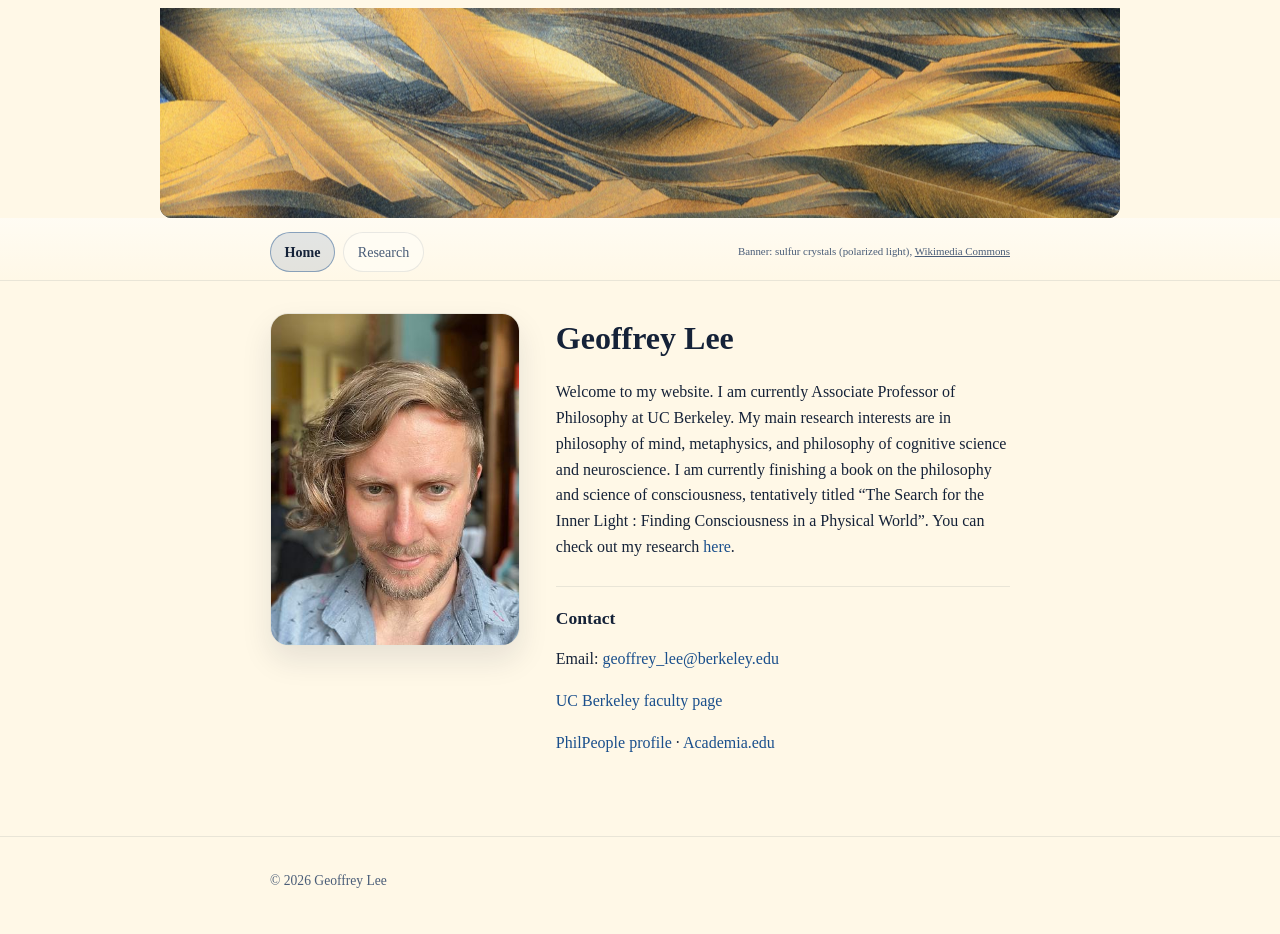
<file: index.html>
<!DOCTYPE html>
<html lang="en">
  <head>
    <meta charset="UTF-8" />
    <meta name="viewport" content="width=device-width, initial-scale=1" />
    <title>Home</title>
    <link rel="stylesheet" href="assets/css/styles.css" />
  </head>
  <body>
    <header class="site-masthead">
      <div class="site-banner">
        <img
          src="assets/img/banner-sulfur-crystals.jpg"
          alt="Microscopic sulfur crystals in polarized light"
          width="1920"
          height="1281"
          decoding="async"
          fetchpriority="high"
        />
      </div>
      <div class="site-nav-strip">
        <div class="site-nav-strip-inner">
          <nav class="site-primary-nav" aria-label="Primary">
            <a href="index.html" class="nav-link nav-link-active">Home</a>
            <a href="writings.html" class="nav-link">Research</a>
          </nav>
          <p class="site-banner-attribution">
            Banner: sulfur crystals (polarized light),
            <a
              href="https://commons.wikimedia.org/wiki/File:Microscopic_image_of_crystals_growing_from_melted_sulfur_3.jpg"
              rel="noopener"
              >Wikimedia Commons</a>
          </p>
        </div>
      </div>
    </header>

    <main class="page-main">
      <section class="intro">
        <div class="intro-grid">
          <div class="intro-photo">
            <img
              src="assets/img/profile.jpg"
              alt="Portrait of Geoffrey Lee"
            />
          </div>
          <div class="intro-text">
            <h1>Geoffrey Lee</h1>
            <p>
              Welcome to my website. I am currently Associate Professor of Philosophy at UC Berkeley. My main research interests are in philosophy of mind, metaphysics, and philosophy of cognitive science and neuroscience. I am currently finishing a book on the philosophy and science of consciousness, tentatively titled &ldquo;The Search for the Inner Light : Finding Consciousness in a Physical World&rdquo;. You can check out my research <a href="writings.html">here</a>.
            </p>
            <section class="contact-block">
              <h2>Contact</h2>
              <p>
                Email:
                <a href="mailto:geoffrey_lee@berkeley.edu">geoffrey_lee@berkeley.edu</a>
              </p>
              <p>
                <a href="https://philosophy.berkeley.edu/lee" rel="noopener">UC Berkeley faculty page</a>
              </p>
              <p>
                <a href="https://philpeople.org/profiles/geoffrey-lee" rel="noopener">PhilPeople profile</a>
                &middot;
                <a href="https://berkeley.academia.edu/GeoffreyLee" rel="noopener">Academia.edu</a>
              </p>
            </section>
          </div>
        </div>
      </section>
    </main>

    <footer class="site-footer">
      <div class="site-footer-inner">
        <p>&copy; <span id="year"></span> Geoffrey Lee</p>
      </div>
      <script>
        const yearSpan = document.getElementById("year");
        if (yearSpan) {
          yearSpan.textContent = new Date().getFullYear();
        }
      </script>
    </footer>
  </body>
</html>
</file>
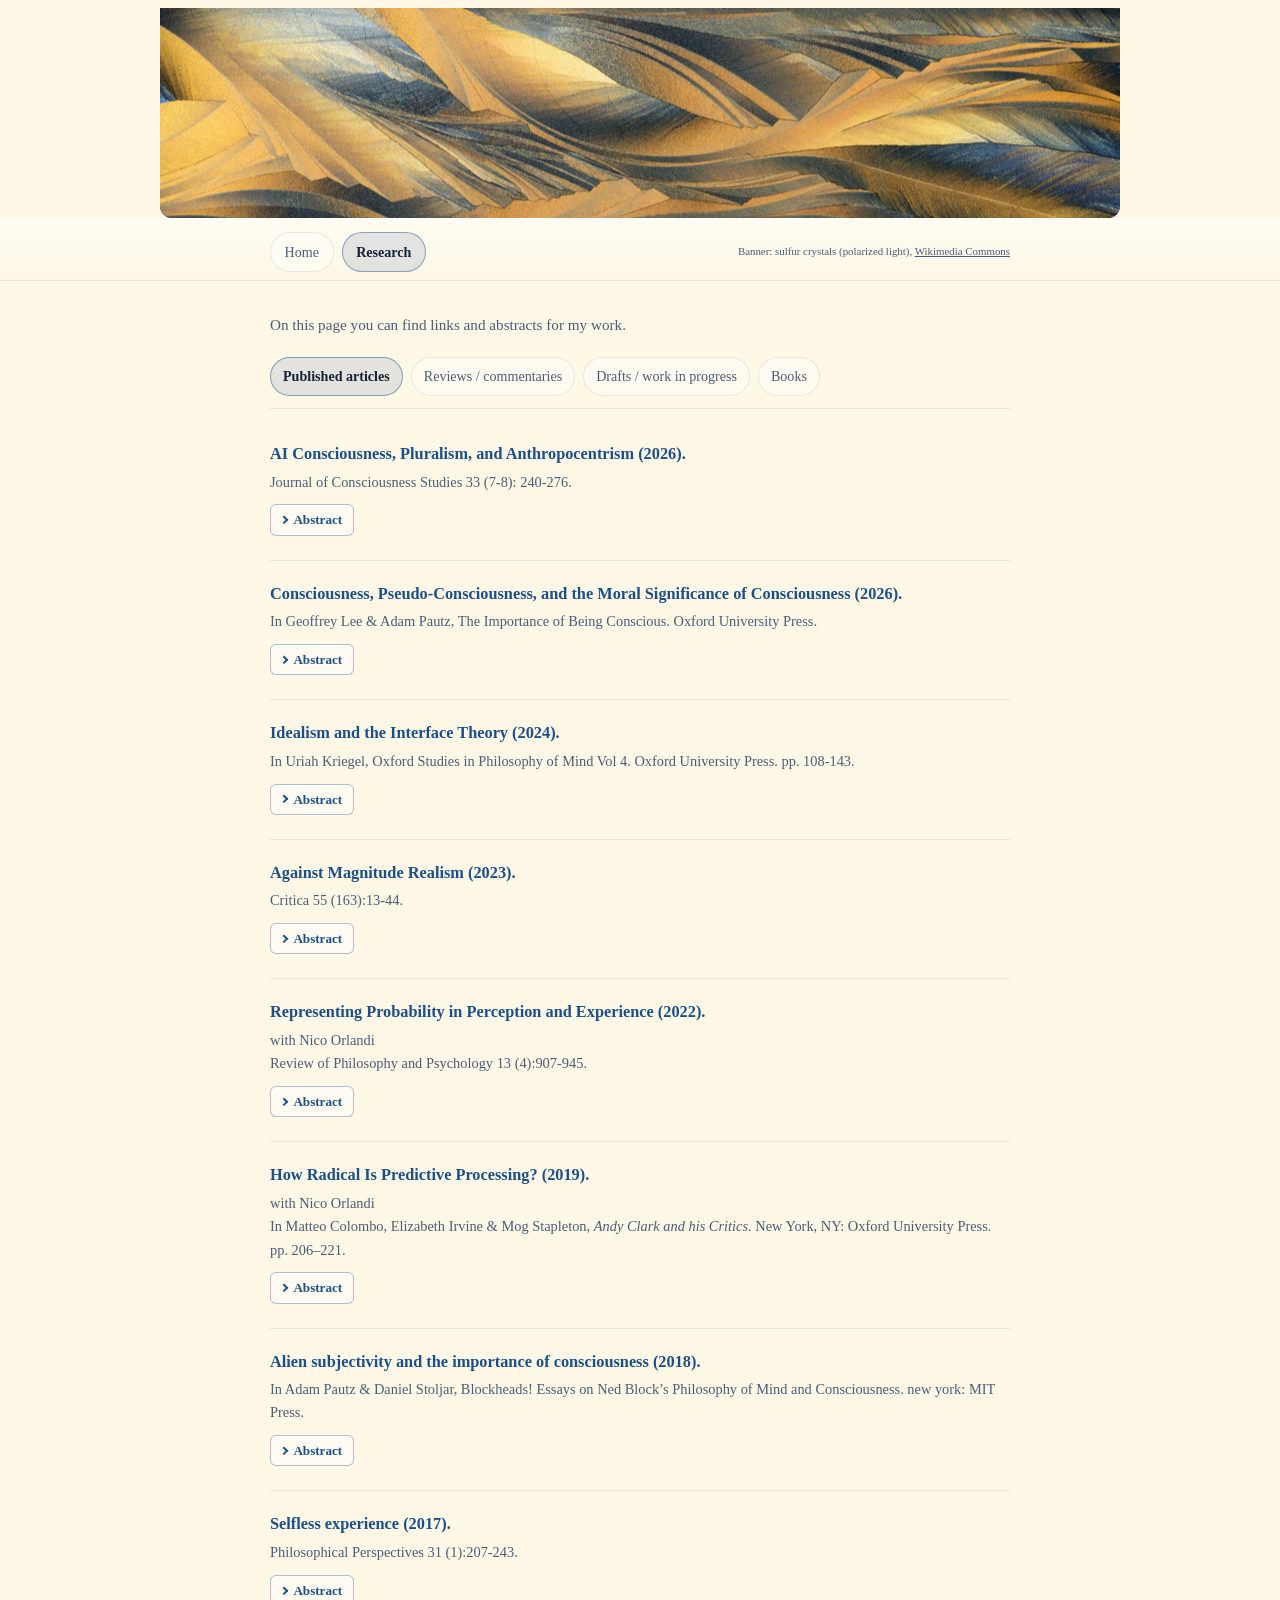
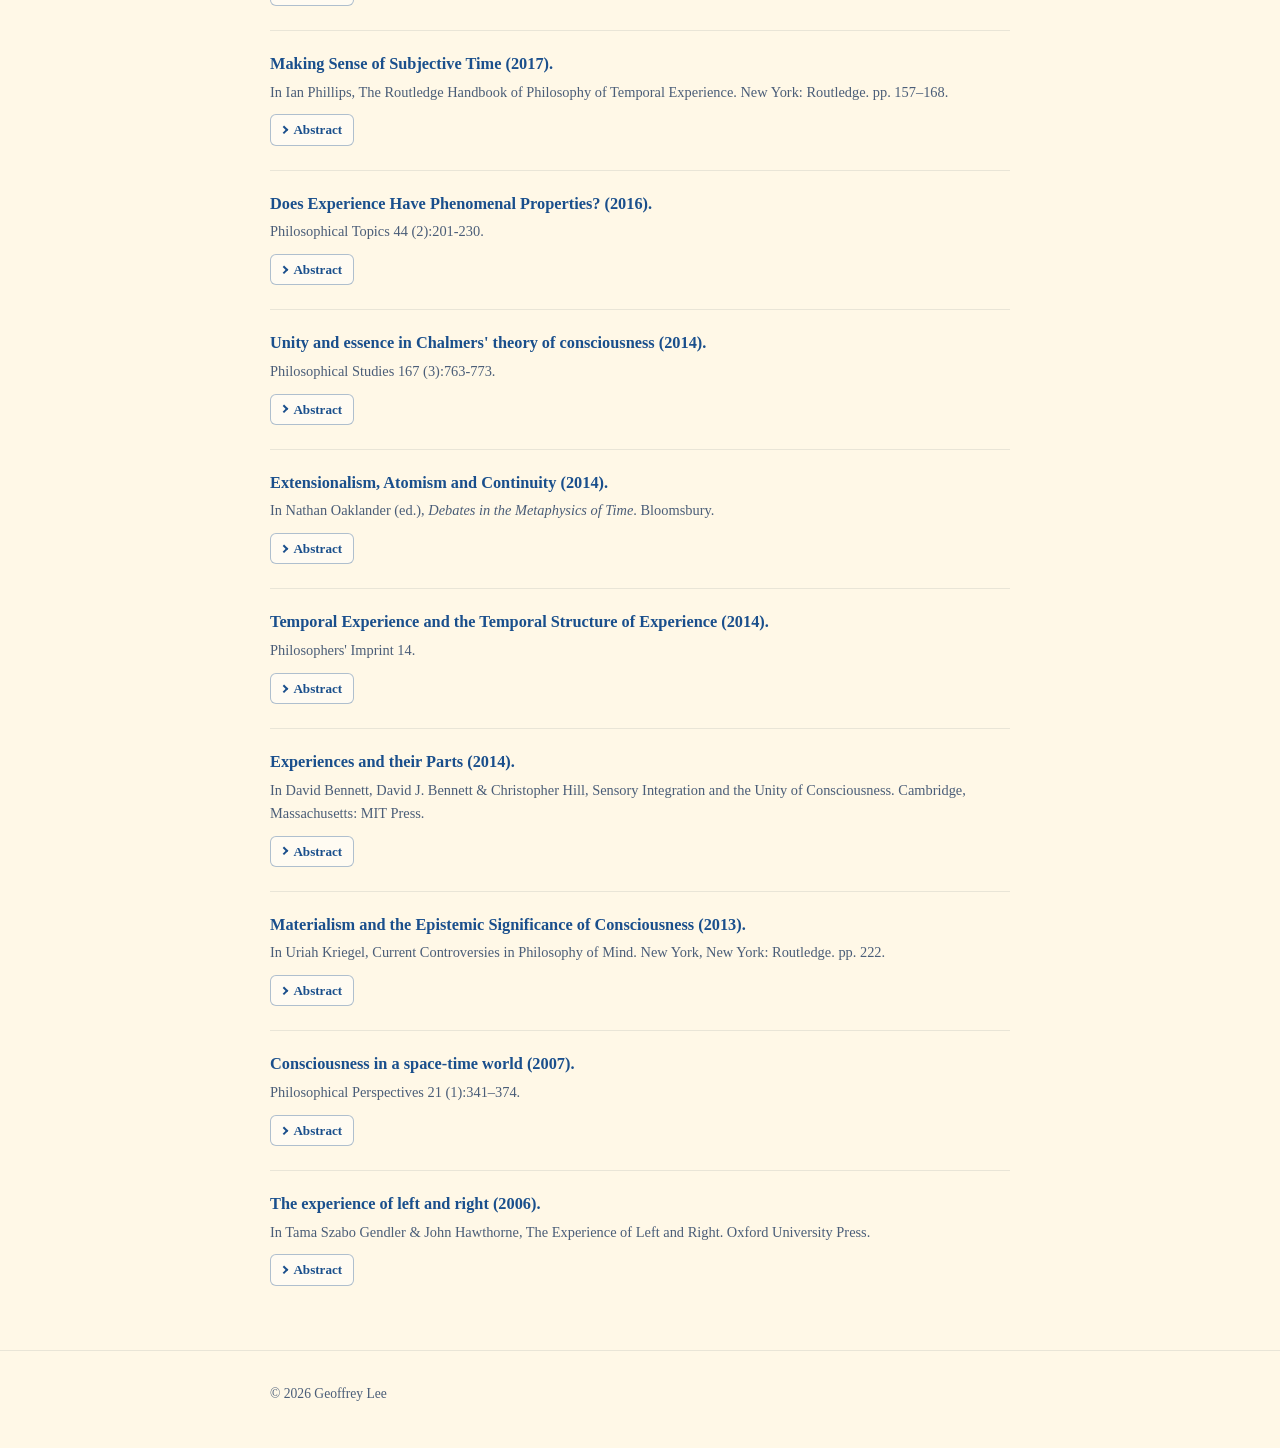
<file: writings.html>
<!DOCTYPE html>
<html lang="en">
  <head>
    <meta charset="UTF-8" />
    <meta name="viewport" content="width=device-width, initial-scale=1" />
    <title>Research</title>
    <link rel="stylesheet" href="assets/css/styles.css" />
  </head>
  <body>
    <header class="site-masthead">
      <div class="site-banner">
        <img
          src="assets/img/banner-sulfur-crystals.jpg"
          alt="Microscopic sulfur crystals in polarized light"
          width="1920"
          height="1281"
          decoding="async"
          fetchpriority="high"
        />
      </div>
      <div class="site-nav-strip">
        <div class="site-nav-strip-inner">
          <nav class="site-primary-nav" aria-label="Primary">
            <a href="index.html" class="nav-link">Home</a>
            <a href="writings.html" class="nav-link nav-link-active">Research</a>
          </nav>
          <p class="site-banner-attribution">
            Banner: sulfur crystals (polarized light),
            <a
              href="https://commons.wikimedia.org/wiki/File:Microscopic_image_of_crystals_growing_from_melted_sulfur_3.jpg"
              rel="noopener"
              >Wikimedia Commons</a>
          </p>
        </div>
      </div>
    </header>

    <main class="page-main">
      <p class="research-page-intro">
        On this page you can find links and abstracts for my work.
      </p>
      <div
        class="research-tabs"
        role="tablist"
        aria-label="Research categories"
      >
        <button
          type="button"
          class="research-tab research-tab-active"
          role="tab"
          aria-selected="true"
          aria-controls="panel-published-articles"
          id="tab-published-articles"
        >
          Published articles
        </button>
        <button
          type="button"
          class="research-tab"
          role="tab"
          aria-selected="false"
          aria-controls="panel-reviews"
          id="tab-reviews"
        >
          Reviews / commentaries
        </button>
        <button
          type="button"
          class="research-tab"
          role="tab"
          aria-selected="false"
          aria-controls="panel-drafts"
          id="tab-drafts"
        >
          Drafts / work in progress
        </button>
        <button
          type="button"
          class="research-tab"
          role="tab"
          aria-selected="false"
          aria-controls="panel-books"
          id="tab-books"
        >
          Books
        </button>
      </div>

      <div class="research-panels">
        <div
          id="panel-published-articles"
          class="tab-panel"
          role="tabpanel"
          aria-labelledby="tab-published-articles"
        >
          <div class="writings-section writings-section--tab">
            <article class="writing-item pub-entry" id="pub-LEEACP">
              <h3 class="writing-title">
                <a href="https://www.ingentaconnect.com/contentone/imp/jcs/2026/00000033/f0020007/art00010" rel="noopener">AI Consciousness, Pluralism, and Anthropocentrism (2026).</a>
              </h3>
              <p class="writing-meta">Journal of Consciousness Studies 33 (7-8): 240-276.</p>
            <details class="pub-abstract">
              <summary class="pub-abstract-summary">Abstract</summary>
              <div class="pub-abstract-body">
                <p>In the current debate about AI consciousness, philosophers tend to agree that the potential for AI consciousness raises profound moral questions — for example, some philosophers think that we may imminently create systems that deserve rights similar to those of humans. But it is also widely agreed that it will be very difficult to tell whether an artificial system is conscious, so we may be ignorant of a fact that makes a profound moral difference. In this paper I offer an alternative, deflationary understanding of these issues. I don’t think there is a profound metaphysical question of whether an AI is conscious, or that we are condemned to ignorance about AI consciousness in any interesting sense. I do think potentially conscious AI systems could raise difficult moral and political challenges, but not because we are ignorant of important facts about them. The difficulties rather have to do with extending our moral and psychological thinking into uncharted waters for which it was not designed. This is particularly true if we are committed to avoiding anthropocentric bias in our ethics — and I explain why I think that even those taking rights for AI seriously are guilty of a covert anthropocentrism in their thinking.</p>
              </div>
            </details>
            </article>

            <article class="writing-item pub-entry" id="pub-LEECPA-5">
              <h3 class="writing-title">
                <a href="papers/LEECPA-5.pdf" download="LEECPA-5.pdf">Consciousness, Pseudo-Consciousness, and the Moral Significance of Consciousness (2026).</a>
              </h3>
              <p class="writing-meta">In Geoffrey Lee &amp; Adam Pautz, The Importance of Being Conscious. Oxford University Press.</p>
            <details class="pub-abstract">
              <summary class="pub-abstract-summary">Abstract</summary>
              <div class="pub-abstract-body">
                <p>A widely held picture of consciousness is that (1) there is a deep divide in nature between conscious being and the rest - for some the inner light shines, for others there is only darkness within; (2) there is a legitimate philosophical/scientific project of figuring out the nature of this deep divide; and (3) this project is also of great normative significance, because consciousness is greatly significant both morally/practically and epistemically. This paper presents part of my case for a different, more pluralistic, way of understanding things. On this alternative vision, there is no deep natural divide between conscious beings and the rest. There are many kinds of “inner light”, not united by any deep common thread, and what we call “consciousness” is only one of them. Some may matter more than others, but none is uniquely significant: morally, epistemically, or metaphysically. The paper focuses particularly on the moral significance of consciousness, and defends a pluralistic view of the concept of “phenomenal consciousness”, as well as a pluralism at the metaphysical level.</p>
              </div>
            </details>
            </article>

            <article class="writing-item pub-entry" id="pub-LEEIAT-6">
              <h3 class="writing-title">
                <a href="papers/LEEIAT-6.pdf" download="LEEIAT-6.pdf">Idealism and the Interface Theory (2024).</a>
              </h3>
              <p class="writing-meta">In Uriah Kriegel, Oxford Studies in Philosophy of Mind Vol 4. Oxford University Press. pp. 108-143.</p>
            <details class="pub-abstract">
              <summary class="pub-abstract-summary">Abstract</summary>
              <div class="pub-abstract-body">
                <p>This paper argues that there is a non-standard but theoretically important notion of “veridicality”, on which perception is only veridical if it does not scramble the objective physical structure of the environment. I argue that non-veridicality in this sense is compatible with veridicality in more familiar senses, and motivate the importance of the notion. For example, I think a certain kind of realism about the scientific enterprise (that it can uncover nature’s natural structure by inference from the manifest image), assumes that perception is veridical in this sense. I think the best reconstruction of Hoffman, Singh and Prakah’s “Interface Theory” is as the view that perception is non-veridical in this non-standard sense – a view that I think is reasonably understood as a kind of transcendental idealism, because it makes the objective structure of the world unknowable to us. They offer debunking arguments against perceptual veridicality (in this special sense). I respond to these arguments, and sketch a realist alternative.</p>
              </div>
            </details>
            </article>

            <article class="writing-item pub-entry" id="pub-LEEAMR">
              <h3 class="writing-title">
                <a href="papers/LEEAMR.pdf" download="LEEAMR.pdf">Against Magnitude Realism (2023).</a>
              </h3>
              <p class="writing-meta">Critica 55 (163):13-44.</p>
            <details class="pub-abstract">
              <summary class="pub-abstract-summary">Abstract</summary>
              <div class="pub-abstract-body">
                <p>In recent work, Christopher Peacocke has argued for a kind of realism (or anti-reductionism) about magnitudes such as temperature and spatial distance. Peacocke’s argument is that magnitudes are an ineliminable commitment of scientific and everyday explanations (including high-level explanations), and that they are the natural candidates for semantic values of our ordinary magnitude talk, and for contents of our mental states. I critique these arguments, in particular focusing on whether the realist has a satisfactory account of how high-level magnitude facts are grounded in lower-level facts. I argue that a less realist (i.e., more reductionist approach) is preferable, or at least viable. I also aim to substantially clarify what is at stake in the debate.</p>
              </div>
            </details>
            </article>

            <article class="writing-item pub-entry" id="pub-LEERPI">
              <h3 class="writing-title">
                <a href="papers/LEERPI.pdf" download="LEERPI.pdf">Representing Probability in Perception and Experience (2022).</a>
              </h3>
              <p class="writing-meta">with Nico Orlandi<br />Review of Philosophy and Psychology 13 (4):907-945.</p>
            <details class="pub-abstract">
              <summary class="pub-abstract-summary">Abstract</summary>
              <div class="pub-abstract-body">
                <p>It is increasingly common in cognitive science and philosophy of perception to regard perceptual processing as a probabilistic engine, taking into account uncertainty in computing representations of the distal environment. Models of this kind often postulate probabilistic representations, or what we will call probabilistic states. These are states that in some sense mark or represent information about the probabilities of distal conditions. It has also been argued that perceptual experience itself in some sense represents uncertainty (Morrison, <i>Analytic Philosophy</i> 57 (1): 15–48, 2016 ). In this article, we will first consider three models of sensory activity from perceptual neuroscience, namely signal detection theory (SDT), probabilistic population codes (PPC), and sampling. We will then reflect on the sense in which the probabilistic states introduced in these models are probabilistic representations. To sharpen this discussion, we will compare and contrast these probabilistic states to credences as they are understood in epistemology. We will suggest that probabilistic representation, in an appropriately robust sense, can be understood as a form of analog representation. In the last part of the paper, we apply this to the issue of whether conscious experience represents uncertainty—we will interpret this as the claim that there are phenomenal features of experience that serve as analog probabilistic representations.</p>
              </div>
            </details>
            </article>

            <article class="writing-item pub-entry" id="pub-ORLHRI">
              <h3 class="writing-title">
                <a href="papers/ORLHRI.pdf" download="ORLHRI.pdf">How Radical Is Predictive Processing? (2019).</a>
              </h3>
              <p class="writing-meta">with Nico Orlandi<br />In Matteo Colombo, Elizabeth Irvine &amp; Mog Stapleton, <i>Andy Clark and his Critics</i>. New York, NY: Oxford University Press. pp. 206–221.</p>
            <details class="pub-abstract">
              <summary class="pub-abstract-summary">Abstract</summary>
              <div class="pub-abstract-body">
                <p>This chapter discusses Andy Clark’s recent explorations of Bayesian perceptual models and predictive processing. In the first part, the chapter discusses the predictive processing (PP) framework, explicating its relationship with hierarchical Bayesian models in theories of perception. In the second part, it examines the relationship between perception and action in the PP model. The overarching goal is twofold: first, to get clearer on the picture of mental activity that Clark is presenting, including what exactly is represented at the levels of the perception/action hierarchy, and the nature of the information processing it postulates; second, although the framework presented by Clark certainly has interesting novel features, some of his glosses on it are misleading. In particular, Clark’s interpretation of predictive processing as essentially a top-down, expectation-driven process, on which perception is aptly thought of as “controlled hallucination,” exaggerates the contrast with the traditional picture of perception as bottom-up and stimulus-driven. Additionally, despite the rhetoric, Clark’s PP model substantially preserves the traditional distinction between perception and action.</p>
              </div>
            </details>
            </article>

            <article class="writing-item pub-entry" id="pub-LEEASA">
              <h3 class="writing-title">
                <a href="papers/LEEASA.pdf" download="LEEASA.pdf">Alien subjectivity and the importance of consciousness (2018).</a>
              </h3>
              <p class="writing-meta">In Adam Pautz &amp; Daniel Stoljar, Blockheads! Essays on Ned Block’s Philosophy of Mind and Consciousness. new york: MIT Press.</p>
            <details class="pub-abstract">
              <summary class="pub-abstract-summary">Abstract</summary>
              <div class="pub-abstract-body">
                <p>I argue that reductive materialism supports a deflationary view of consciousness I call &ldquo;Deflationary Pluralism&rdquo;. The Deflationary Pluralist believes that a creature that lacked phenomenal consciousness could have &ldquo;quasi-conscious&rdquo; states that have a similar functional profile to our conscious states, and which are just as significant as conscious states, in various senses: their quasi-consciousness is just as deep a joint in nature as our consciousness, and is just as epistemically and morally important.</p>
              </div>
            </details>
            </article>

            <article class="writing-item pub-entry" id="pub-LEESE">
              <h3 class="writing-title">
                <a href="papers/LEESE.pdf" download="LEESE.pdf">Selfless experience (2017).</a>
              </h3>
              <p class="writing-meta">Philosophical Perspectives 31 (1):207-243.</p>
            <details class="pub-abstract">
              <summary class="pub-abstract-summary">Abstract</summary>
              <div class="pub-abstract-body">
                <p>This paper discusses a neo-Humean view on which the experiences within a single stream of consciousness can be understood without reference to a self, in a certain sense. More specifically, it discusses what I call the &lsquo;Subject Non-identity Thesis&rsquo;. If conscious experiences are understood as instantiations of experiential properties, we can define the &ldquo;logical subject&rdquo; of an experience as the object instantiating the relevant property. According to the Subject Non-identity thesis, different experiences within a stream of consciousness, even those occurring at the same time, may not have the same logical subject; for example, their logical subjects might be different brain regions. I explain why this is a plausible view, and defend it against a number of objections.</p>
              </div>
            </details>
            </article>

            <article class="writing-item pub-entry" id="pub-LEEMSO-2">
              <h3 class="writing-title">
                <a href="papers/LEEMSO-2.pdf" download="LEEMSO-2.pdf">Making Sense of Subjective Time (2017).</a>
              </h3>
              <p class="writing-meta">In Ian Phillips, The Routledge Handbook of Philosophy of Temporal Experience. New York: Routledge. pp. 157–168.</p>
            <details class="pub-abstract">
              <summary class="pub-abstract-summary">Abstract</summary>
              <div class="pub-abstract-body">
                <p>Overview of some of the key philosophical problems encountered making sense of the notion of &quot;subjective time&quot;, with a focus on the experience of duration. The paper unpacks some of the assumptions behind an intuitive picture of duration experience I call the &quot;simple flow&quot; view, highlighting the availability of alternative models. It then considers a number of obstacles to providing an account of the individuation of subjective features of duration experience.</p>
              </div>
            </details>
            </article>

            <article class="writing-item pub-entry" id="pub-LEEDEH">
              <h3 class="writing-title">
                <a href="papers/LEEDEH.pdf" download="LEEDEH.pdf">Does Experience Have Phenomenal Properties? (2016).</a>
              </h3>
              <p class="writing-meta">Philosophical Topics 44 (2):201-230.</p>
            <details class="pub-abstract">
              <summary class="pub-abstract-summary">Abstract</summary>
              <div class="pub-abstract-body">
                <p>What assumptions are built into the claim that experience has “phenomenal properties,” and could these assumptions turn out to be false? I consider the issue specifically for the similarity relations between experiences: for example, experiences of different shades of red are more similar to each other than an experience of red and an experience of green. It is commonly thought that we have a special kind of epistemic access to experience that is more secure than our access to the external environment. In the first part of the paper, I argue than one way of elucidating this claim is especially plausible—that systematic error, of the kind subjects make about the external environment in traditional “skeptical” scenarios, is not conceivable for introspection of experience, including for our knowledge of similarity relations. I argue that focusing on similarity relations gives us a more interesting version of the argument than for other forms of experiential introspection. Then in the second part of the paper I describe an example, inspired by a similar case due to Sydney Shoemaker, in which a subject, despite being fully rational and attentive, apparently is systematically mistaken about the character of their experience in a surprising way. I argue that the example calls into question whether there are properties of experience satisfying the epistemic access constraint, and therefore whether experience has “phenomenal properties” in the intuitive sense.</p>
              </div>
            </details>
            </article>

            <article class="writing-item pub-entry" id="pub-LEEUAE">
              <h3 class="writing-title">
                <a href="papers/LEEUAE.pdf" download="LEEUAE.pdf">Unity and essence in Chalmers&#x27; theory of consciousness (2014).</a>
              </h3>
              <p class="writing-meta">Philosophical Studies 167 (3):763-773.</p>
            <details class="pub-abstract">
              <summary class="pub-abstract-summary">Abstract</summary>
              <div class="pub-abstract-body">
                <p>This paper is part of a symposium on David Chalmers&rsquo; book &ldquo;The Character of Consciousness&rdquo;.</p>
              </div>
            </details>
            </article>

            <article class="writing-item pub-entry" id="pub-LEEEAC">
              <h3 class="writing-title">
                <a href="papers/LEEEAC.pdf" download="LEEEAC.pdf">Extensionalism, Atomism and Continuity (2014).</a>
              </h3>
              <p class="writing-meta">In Nathan Oaklander (ed.), <i>Debates in the Metaphysics of Time</i>. Bloomsbury.</p>
            <details class="pub-abstract">
              <summary class="pub-abstract-summary">Abstract</summary>
              <div class="pub-abstract-body">
                <p>This paper defends the Atomic view I argue for in &ldquo;Temporal Experience and the Temporal Structure of Experience&rdquo; from objections against it that can be found in the literature. I focus in particular on Phillips&rsquo; objection that Atomism is inconsistent with the correct account of how we are introspectively aware of experience changing over time, and Dainton&rsquo;s objection that Atomism is inconsistent with the felt continuity of experience.</p>
              </div>
            </details>
            </article>

            <article class="writing-item pub-entry" id="pub-LEETEA">
              <h3 class="writing-title">
                <a href="papers/LEETEA.pdf" download="LEETEA.pdf">Temporal Experience and the Temporal Structure of Experience (2014).</a>
              </h3>
              <p class="writing-meta">Philosophers&#x27; Imprint 14.</p>
            <details class="pub-abstract">
              <summary class="pub-abstract-summary">Abstract</summary>
              <div class="pub-abstract-body">
                <p>I assess a number of connected ideas about temporal experience that are introspectively plausible, but which I believe can be argued to be incorrect. These include the idea that temporal experiences are extended experiential processes, that they have an internal structure that in some way mirrors the structure of the apparent events they present, and the idea that time in experience is in some way represented by time itself. I explain how these ideas can be developed into more sharply defined views, and then argue that these views are inconsistent with certain empirical facts about how time is represented in the brain. These facts instead support a kind of atomic view, on which temporal experiences are temporally unstructured atoms.</p>
              </div>
            </details>
            </article>

            <article class="writing-item pub-entry" id="pub-LEEEAT">
              <h3 class="writing-title">
                <a href="papers/LEEEAT.pdf" download="LEEEAT.pdf">Experiences and their Parts (2014).</a>
              </h3>
              <p class="writing-meta">In David Bennett, David J. Bennett &amp; Christopher Hill, Sensory Integration and the Unity of Consciousness. Cambridge, Massachusetts: MIT Press.</p>
            <details class="pub-abstract">
              <summary class="pub-abstract-summary">Abstract</summary>
              <div class="pub-abstract-body">
                <p>I give an account of the difference between &quot;Holistic&quot; and &quot;Atomistic&quot; views of conscious experience. On the Holistic view, we enjoy a unified &quot;field&quot; of awareness, whose parts are mere modifications of the whole, and therefore owe their existence to the whole. There is some tendency to saddle those who reject the Holistic field model with a (perhaps) implausible &quot;building block&quot; view. I distinguish a number of different theses about the parts of an experience that are suggested by the &quot;building block&quot; metaphor, but which can be rejected by those who also reject the holistic field view.</p>
              </div>
            </details>
            </article>

            <article class="writing-item pub-entry" id="pub-LEEMAT-2">
              <h3 class="writing-title">
                <a href="papers/LEEMAT-2.pdf" download="LEEMAT-2.pdf">Materialism and the Epistemic Significance of Consciousness (2013).</a>
              </h3>
              <p class="writing-meta">In Uriah Kriegel, Current Controversies in Philosophy of Mind. New York, New York: Routledge. pp. 222.</p>
            <details class="pub-abstract">
              <summary class="pub-abstract-summary">Abstract</summary>
              <div class="pub-abstract-body">
                <p>This is a companion piece to &ldquo;Alien Subjectivity and the Importance of Consciousness&rdquo;. It argues that if Reductive Materialism is true, this gives us a reason to doubt that conscious experience is unique in its epistemic features: epistemically, being a zombie could be just as good as being conscious.</p>
              </div>
            </details>
            </article>

            <article class="writing-item pub-entry" id="pub-LEECIA">
              <h3 class="writing-title">
                <a href="papers/LEECIA.pdf" download="LEECIA.pdf">Consciousness in a space-time world (2007).</a>
              </h3>
              <p class="writing-meta">Philosophical Perspectives 21 (1):341–374.</p>
            <details class="pub-abstract">
              <summary class="pub-abstract-summary">Abstract</summary>
              <div class="pub-abstract-body">
              </div>
            </details>
            </article>

            <article class="writing-item pub-entry" id="pub-LEE">
              <h3 class="writing-title">
                <a href="papers/LEE.pdf" download="LEE.pdf">The experience of left and right (2006).</a>
              </h3>
              <p class="writing-meta">In Tama Szabo Gendler &amp; John Hawthorne, The Experience of Left and Right. Oxford University Press.</p>
            <details class="pub-abstract">
              <summary class="pub-abstract-summary">Abstract</summary>
              <div class="pub-abstract-body">
              </div>
            </details>
            </article>
          </div>
        </div>

        <div
          id="panel-reviews"
          class="tab-panel"
          role="tabpanel"
          aria-labelledby="tab-reviews"
          hidden
        >
          <div class="writings-section writings-section--tab">
            <article class="writing-item pub-entry" id="rev-LEEEAT-5">
              <h3 class="writing-title">
                <a href="papers/LEEEAT-5.pdf" download="LEEEAT-5.pdf">Explaining away temporal flow – thoughts on Prosser’s ‘Experiencing Time’ (2018).</a>
              </h3>
              <p class="writing-meta">Inquiry: An Interdisciplinary Journal of Philosophy 61 (3):315-327.</p>
            <details class="pub-abstract">
              <summary class="pub-abstract-summary">Abstract</summary>
              <div class="pub-abstract-body">
                <p>I offer some responses to Prosser’s ‘Experiencing Time’, one of whose goals is to debunk a view of temporal experience somewhat prevalent in the metaphysics literature, which I call ‘Perceptualism’. According to Perceptualism: it is part of the content of perceptual experience that time passes in a metaphysically strong sense: the present has a metaphysically privileged status, and time passes in virtue of changes in which events this ‘objective present’ highlights, and moreover this gives us evidence in favor of strong passage. Prosser argues that perception cannot be sensitive to whether the strong passage obtains, and therefore cannot represent strong passage in a way that gives us evidence of its truth. Although I accept this conclusion, I argue that Prosser’s argument for it is problematic. It threatens to over-generalize to rule out uncontroversial cases of perceptual knowledge, such as our knowledge that we live in a spatial world. Furthermore, a successful argument ruling out perceptual evidence for strong passage would have to give constraints on the theory/observation distinction of a kind not provided by Prosser’s discussion. I also comment on several other parts of the book.</p>
              </div>
            </details>
            </article>

            <article class="writing-item pub-entry" id="rev-LEEWVA">
              <h3 class="writing-title">
                <a href="papers/LEEWVA.pdf" download="LEEWVA.pdf">Worlds, Voyages and Experiences: Commentary on Pelczar’s Sensorama (2016).</a>
              </h3>
              <p class="writing-meta">Analysis 76 (4):453-461.</p>
            <details class="pub-abstract">
              <summary class="pub-abstract-summary">Abstract</summary>
              <div class="pub-abstract-body">
              </div>
            </details>
            </article>

            <article class="writing-item pub-entry" id="rev-LEETCB-3">
              <h3 class="writing-title">
                <a href="papers/LEETCB-3.pdf" download="LEETCB-3.pdf">The Conscious Brain: How Attention Engenders Experience [REVIEW] (2015).</a>
              </h3>
              <p class="writing-meta">Philosophical Review 124 (1):163-167.</p>
            <details class="pub-abstract">
              <summary class="pub-abstract-summary">Abstract</summary>
              <div class="pub-abstract-body">
              </div>
            </details>
            </article>

            <article class="writing-item pub-entry" id="rev-LEECOD">
              <h3 class="writing-title">
                <a href="papers/LEECOD.pdf" download="LEECOD.pdf">Commentary on Dan Lloyd:“Neural correlates of Temporality” (2012).</a>
              </h3>
              <p class="writing-meta">Consciousness and Cognition 21 (2):707-710.</p>
            <details class="pub-abstract">
              <summary class="pub-abstract-summary">Abstract</summary>
              <div class="pub-abstract-body">
              </div>
            </details>
            </article>
          </div>
        </div>

        <div
          id="panel-drafts"
          class="tab-panel"
          role="tabpanel"
          aria-labelledby="tab-drafts"
          hidden
        >
          <div class="writings-section writings-section--tab">
            <article class="writing-item pub-entry" id="draft-GHOSTWORLD">
              <h3 class="writing-title">
                <a href="papers/GHOSTWORLD.pdf" download="GHOSTWORLD.pdf">Getting out of Ghost World : Grounding and High-level Structure.</a>
              </h3>
              <p class="writing-meta">Work in progress.</p>
            <details class="pub-abstract">
              <summary class="pub-abstract-summary">Abstract</summary>
              <div class="pub-abstract-body">
              </div>
            </details>
            </article>

            <article class="writing-item pub-entry" id="draft-LUCRETIUS">
              <h3 class="writing-title">
                <a href="papers/LUCRETIUS.pdf" download="LUCRETIUS.pdf">Death and Future-bias : In Defense of Lucretius.</a>
              </h3>
              <p class="writing-meta">Unpublished manuscript.</p>
            <details class="pub-abstract">
              <summary class="pub-abstract-summary">Abstract</summary>
              <div class="pub-abstract-body">
              </div>
            </details>
            </article>

            <article class="writing-item pub-entry" id="draft-LEESD">
              <h3 class="writing-title">
                <a href="papers/LEESD.pdf" download="LEESD.pdf">Subjective Duration.</a>
              </h3>
              <p class="writing-meta">Unpublished manuscript.</p>
            <details class="pub-abstract">
              <summary class="pub-abstract-summary">Abstract</summary>
              <div class="pub-abstract-body">
              </div>
            </details>
            </article>
          </div>
        </div>

        <div
          id="panel-books"
          class="tab-panel"
          role="tabpanel"
          aria-labelledby="tab-books"
          hidden
        >
          <div class="writings-section writings-section--tab books-panel">
            <p>I currently have two book projects:</p>
            <p>
              <strong>The Importance of Being Conscious</strong> : co-edited with Adam Pautz, this is a collection of essays on the significance of consciousness, forthcoming with Oxford University Press.
            </p>
            <p>
              <strong>The Search for the Inner Light : Finding Consciousness in a Physical World</strong>. This is my monograph on the philosophy and science of consciousness. Watch this space for more information!
            </p>
          </div>
        </div>
      </div>
    </main>

    <footer class="site-footer">
      <div class="site-footer-inner">
        <p>&copy; <span id="year"></span> Geoffrey Lee</p>
      </div>
      <script>
        const yearSpan = document.getElementById("year");
        if (yearSpan) {
          yearSpan.textContent = new Date().getFullYear();
        }
      </script>
      <script src="assets/js/research-tabs.js"></script>
    </footer>
  </body>
</html>
</file>
<file: assets/css/styles.css>
:root {
  /* Warm light yellow page, dark blue type (pairs with sulfur-crystal banner) */
  --background: #fff8e7;
  --text: #152238;
  --muted-text: #4a5d78;
  --accent: #1a4f8c;
  --accent-soft: rgba(26, 79, 140, 0.12);
  --accent-border: rgba(26, 79, 140, 0.35);
  --accent-border-strong: rgba(26, 79, 140, 0.45);
  --surface-elevated: rgba(255, 252, 244, 0.92);
  --border-soft: rgba(21, 34, 56, 0.09);
  --max-width: 780px;
  /* Palatino-led stack: literary serif sitewide (tweak in one place) */
  --font-serif: Palatino, "Palatino Linotype", "Book Antiqua", "URW Palladio L",
    Georgia, "Times New Roman", serif;
}

*,
*::before,
*::after {
  box-sizing: border-box;
}

html,
body {
  margin: 0;
  padding: 0;
}

body {
  font-family: var(--font-serif);
  color: var(--text);
  background-color: var(--background);
  line-height: 1.62;
  font-feature-settings: "kern" 1, "liga" 1;
  -webkit-font-smoothing: antialiased;
}

h1,
h2,
h3,
h4 {
  font-family: var(--font-serif);
  font-weight: 600;
  margin-top: 0;
  color: var(--text);
}

a {
  color: var(--accent);
  text-decoration: none;
}

a:hover,
a:focus {
  text-decoration: underline;
}

/* Full-width art banner + primary nav (Home / Research) */
.site-masthead {
  border-bottom: 1px solid var(--border-soft);
  background: var(--background);
  padding-top: 0.5rem;
}

/* Inset ~25%: centered strip, same crop (object-position), smaller footprint */
.site-banner {
  position: relative;
  width: 75%;
  max-width: 100%;
  margin: 0 auto;
  max-height: min(210px, 24vh);
  min-height: 105px;
  overflow: hidden;
  background: #152a45;
  border-radius: 0 0 12px 12px;
}

.site-banner img {
  display: block;
  width: 100%;
  height: 100%;
  min-height: 105px;
  max-height: min(210px, 24vh);
  object-fit: cover;
  object-position: 50% 42%;
}

.site-nav-strip {
  background: linear-gradient(
      to bottom,
      var(--surface-elevated),
      var(--background)
    );
}

.site-nav-strip-inner {
  max-width: var(--max-width);
  margin: 0 auto;
  padding: 0.9rem 1.25rem 0.55rem;
  display: flex;
  flex-direction: column;
  align-items: flex-start;
  gap: 0.45rem;
}

@media (min-width: 560px) {
  .site-nav-strip-inner {
    flex-direction: row;
    flex-wrap: wrap;
    align-items: center;
    justify-content: space-between;
  }
}

.site-primary-nav {
  display: flex;
  flex-wrap: wrap;
  gap: 0.35rem 0.5rem;
  align-items: center;
}

.site-primary-nav .nav-link {
  position: relative;
  font-size: 0.88rem;
  padding: 0.45rem 0.85rem;
  border: 1px solid var(--border-soft);
  border-radius: 999px;
  background: rgba(255, 252, 244, 0.75);
  color: var(--muted-text);
  text-decoration: none;
  transition:
    background-color 140ms ease,
    color 140ms ease,
    border-color 140ms ease;
}

.site-primary-nav .nav-link::after {
  display: none;
}

.site-primary-nav .nav-link:hover,
.site-primary-nav .nav-link:focus {
  color: var(--text);
  border-color: var(--accent-border);
  outline: none;
  text-decoration: none;
}

.site-primary-nav .nav-link:focus-visible {
  box-shadow: 0 0 0 2px var(--background), 0 0 0 4px var(--accent);
}

.site-primary-nav .nav-link-active {
  background: var(--accent-soft);
  color: var(--text);
  border-color: var(--accent-border-strong);
  font-weight: 600;
}

.site-banner-attribution {
  margin: 0;
  font-size: 0.68rem;
  line-height: 1.4;
  color: var(--muted-text);
  max-width: 28rem;
}

.site-banner-attribution a {
  color: inherit;
  text-decoration: underline;
}

.site-banner-attribution a:hover,
.site-banner-attribution a:focus {
  color: var(--text);
}

.page-main {
  max-width: var(--max-width);
  margin: 0 auto;
  padding: 2rem 1.25rem 3rem;
}

.intro-grid {
  display: grid;
  grid-template-columns: minmax(0, 1.1fr) minmax(0, 2fr);
  gap: 2.25rem;
  align-items: start;
}

.intro-photo img {
  max-width: 100%;
  display: block;
  border-radius: 18px;
  border: 1px solid var(--border-soft);
  box-shadow: 0 14px 30px rgba(21, 34, 56, 0.1);
}

.intro-text h1 {
  font-size: 2rem;
  margin-bottom: 0.25rem;
}

.intro-affiliation {
  margin-top: 0;
  color: var(--muted-text);
  font-size: 0.95rem;
}

.intro-text p {
  margin-top: 0.85rem;
}

.contact-block {
  margin-top: 1.6rem;
  padding-top: 1.1rem;
  border-top: 1px solid var(--border-soft);
}

.contact-block h2 {
  font-size: 1.1rem;
  margin-bottom: 0.4rem;
}

.page-header {
  margin-bottom: 1.75rem;
}

.page-header p {
  max-width: 44rem;
  color: var(--muted-text);
}

.page-header--compact {
  margin-bottom: 1.25rem;
}

.research-page-intro {
  margin: 0 0 1.25rem;
  max-width: 44rem;
  color: var(--muted-text);
  font-size: 0.95rem;
  line-height: 1.55;
}

.research-tabs {
  display: flex;
  flex-wrap: wrap;
  gap: 0.35rem 0.5rem;
  margin-bottom: 1.5rem;
  padding-bottom: 0.75rem;
  border-bottom: 1px solid var(--border-soft);
}

.research-tab {
  font: inherit;
  font-size: 0.88rem;
  padding: 0.45rem 0.75rem;
  border: 1px solid var(--border-soft);
  border-radius: 999px;
  background: rgba(255, 252, 244, 0.75);
  color: var(--muted-text);
  cursor: pointer;
  transition:
    background-color 140ms ease,
    color 140ms ease,
    border-color 140ms ease;
}

.research-tab:hover,
.research-tab:focus {
  color: var(--text);
  border-color: var(--accent-border);
  outline: none;
}

.research-tab:focus-visible {
  box-shadow: 0 0 0 2px var(--background), 0 0 0 4px var(--accent);
}

.research-tab-active {
  background: var(--accent-soft);
  color: var(--text);
  border-color: var(--accent-border-strong);
  font-weight: 600;
}

.research-panels {
  min-height: 4rem;
}

.tab-panel[hidden] {
  display: none;
}

.writings-section--tab {
  margin-top: 0;
}

/* Match publication entry body text (see .pub-abstract-body) */
.books-panel {
  color: var(--text);
  font-size: 0.92rem;
  max-width: 44rem;
}

.books-panel p {
  margin-top: 0.85rem;
  line-height: 1.58;
}

.books-panel p:first-child {
  margin-top: 0;
}

.books-panel strong {
  color: var(--accent);
  font-weight: 600;
}

.writings-section {
  margin-top: 2rem;
}

.writings-section h2 {
  font-size: 1.25rem;
  border-bottom: 1px solid var(--border-soft);
  padding-bottom: 0.3rem;
  margin-bottom: 1rem;
}

.writing-item + .writing-item {
  margin-top: 1.4rem;
}

.writing-title {
  font-size: 1.02rem;
  margin-bottom: 0.2rem;
}

.writing-meta {
  font-size: 0.9rem;
  color: var(--muted-text);
  margin: 0 0 0.4rem;
}

.writing-abstract {
  margin: 0;
}

.pub-source-note {
  font-size: 0.88rem;
  color: var(--muted-text);
  margin: 0 0 1.5rem;
  line-height: 1.55;
}

.pub-source-note .pub-path {
  font-family: ui-monospace, "Cascadia Code", "SF Mono", Menlo, monospace;
  font-size: 0.92em;
  padding: 0.1em 0.35em;
  border-radius: 3px;
  background: var(--border-soft);
  color: var(--text);
}

.pub-entry + .pub-entry {
  margin-top: 1.5rem;
  padding-top: 1.25rem;
  border-top: 1px solid var(--border-soft);
}

.pub-abstract {
  margin-top: 0.65rem;
  border: none;
}

.pub-abstract-summary {
  display: inline-flex;
  align-items: center;
  font-size: 0.82rem;
  font-weight: 600;
  font-family: inherit;
  list-style: none;
  cursor: pointer;
  color: var(--accent);
  padding: 0.25rem 0.65rem;
  border: 1px solid var(--accent-border);
  border-radius: 6px;
  background: rgba(255, 252, 244, 0.85);
}

.pub-abstract-summary::-webkit-details-marker {
  display: none;
}

.pub-abstract-summary::before {
  content: "";
  display: inline-block;
  width: 0.35rem;
  height: 0.35rem;
  margin-right: 0.4rem;
  border-right: 2px solid currentColor;
  border-bottom: 2px solid currentColor;
  transform: rotate(-45deg);
  transition: transform 0.15s ease;
}

.pub-abstract[open] .pub-abstract-summary::before {
  transform: rotate(45deg);
  margin-top: 0.1rem;
}

.pub-abstract-summary:hover,
.pub-abstract-summary:focus {
  background: var(--accent-soft);
  outline: none;
}

.pub-abstract-body {
  margin-top: 0.65rem;
  padding: 0.85rem 1rem;
  border-radius: 8px;
  background: rgba(255, 252, 244, 0.9);
  border: 1px solid var(--border-soft);
  font-size: 0.92rem;
  line-height: 1.58;
}

.pub-abstract-body p {
  margin: 0;
}

.pub-abstract-body:empty {
  display: none;
}

.pub-abstract-missing {
  color: var(--muted-text);
  font-style: italic;
}

.about-section {
  margin-top: 2rem;
}

.about-section h2 {
  font-size: 1.25rem;
  margin-bottom: 0.4rem;
}

.about-section ul {
  padding-left: 1.1rem;
}

.about-section li {
  margin-bottom: 0.2rem;
}

.site-footer {
  border-top: 1px solid var(--border-soft);
  padding: 1.2rem 0 1.8rem;
  margin-top: 1rem;
}

.site-footer-inner {
  max-width: var(--max-width);
  margin: 0 auto;
  padding: 0 1.25rem;
  font-size: 0.85rem;
  color: var(--muted-text);
}

@media (max-width: 720px) {
  .site-banner {
    max-height: min(150px, 21vh);
    min-height: 90px;
  }

  .site-banner img {
    min-height: 90px;
    max-height: min(150px, 21vh);
  }

  .intro-grid {
    grid-template-columns: 1fr;
  }

  .intro-photo {
    order: -1;
    max-width: 260px;
  }
}
</file>
